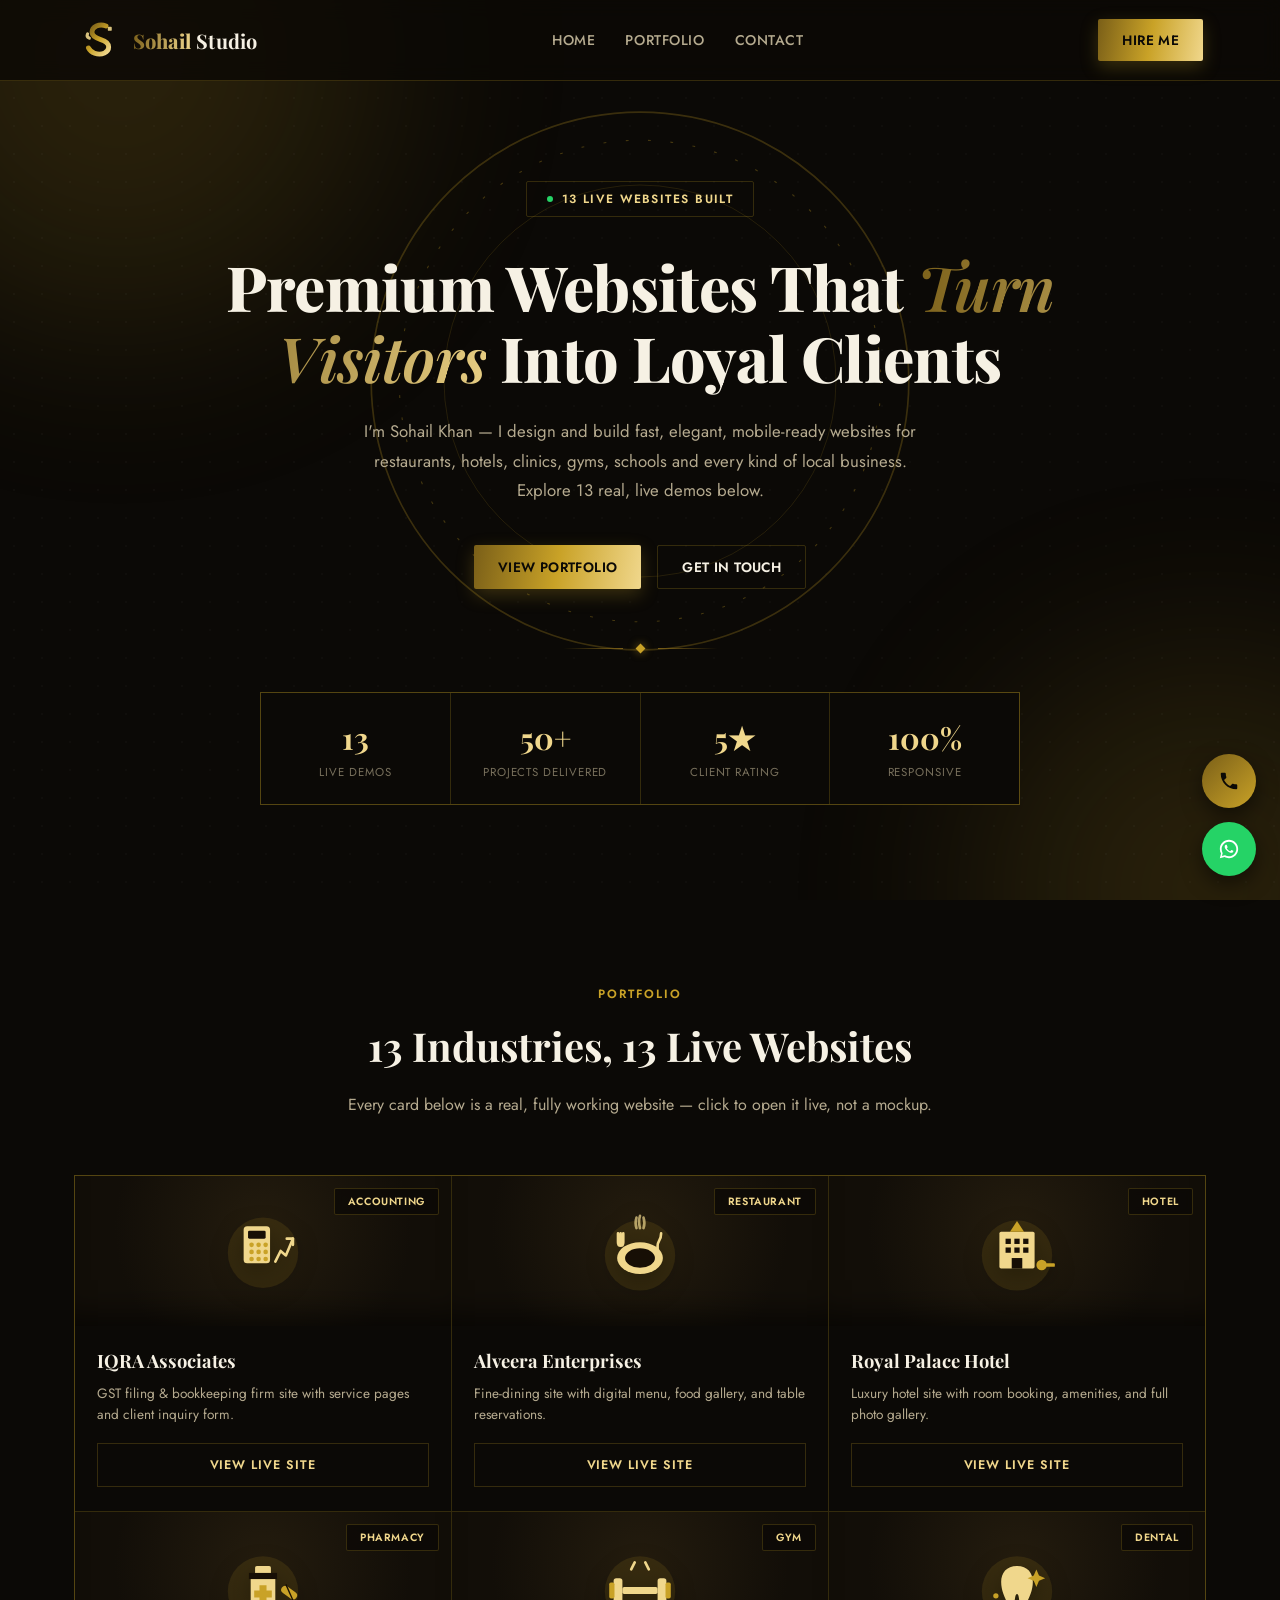
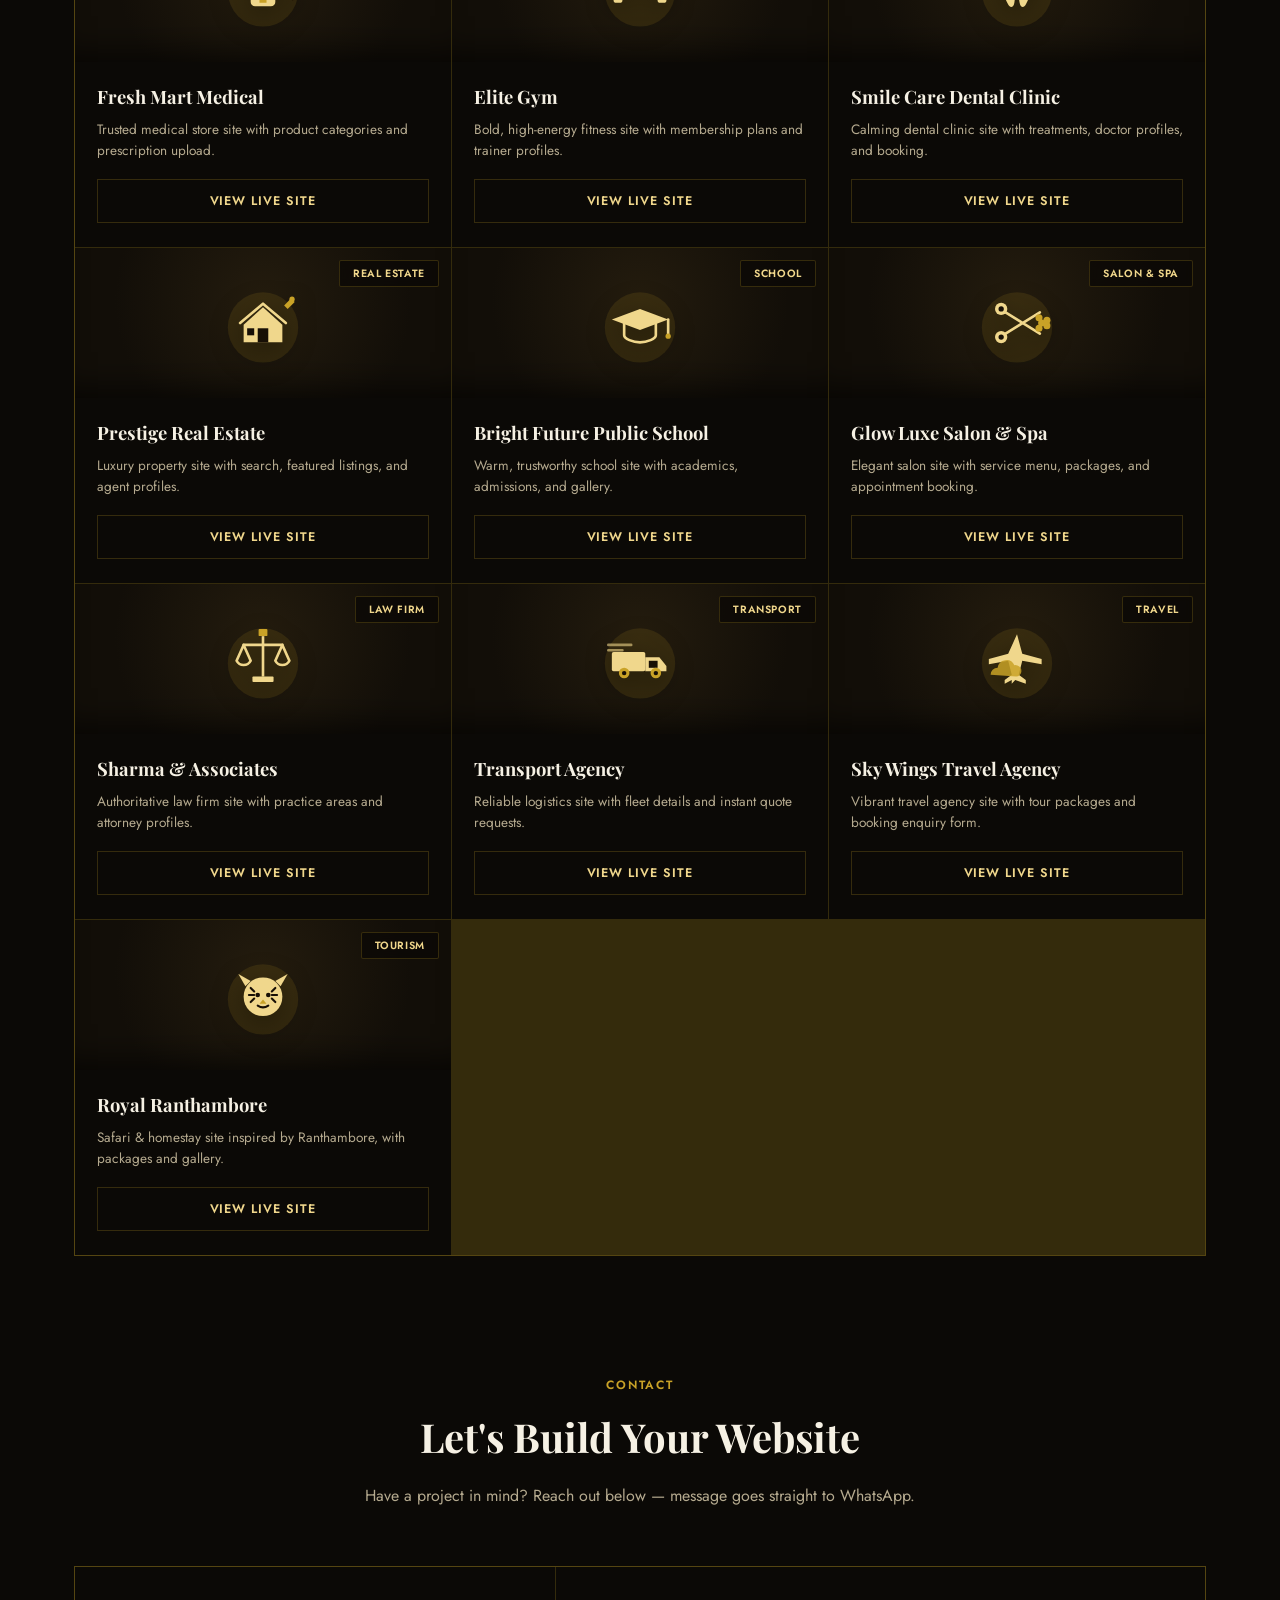
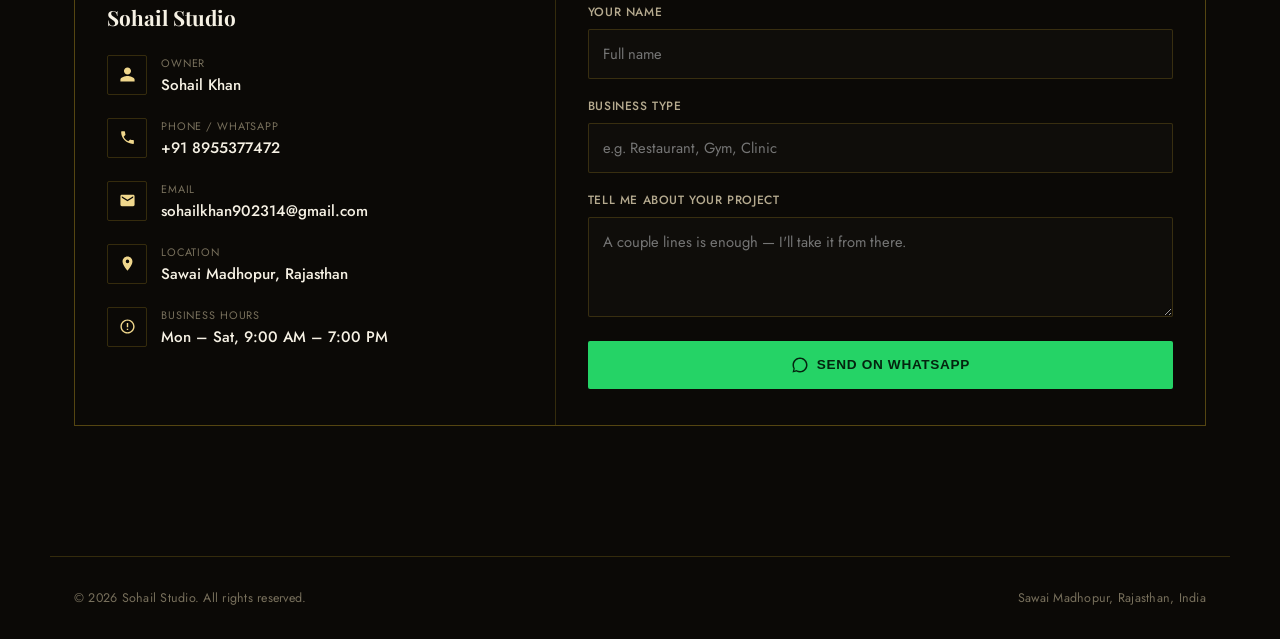
<file: index.html>
<!DOCTYPE html>
<html lang="en">
<head>
<meta charset="UTF-8">
<meta name="viewport" content="width=device-width, initial-scale=1.0">
<title>Sohail Studio — Premium Websites for Every Business</title>
<link rel="preconnect" href="https://fonts.googleapis.com">
<link rel="preconnect" href="https://fonts.gstatic.com" crossorigin>
<link href="https://fonts.googleapis.com/css2?family=Playfair+Display:ital,wght@0,600;0,700;0,800;0,900;1,600&family=Jost:wght@400;500;600;700&display=swap" rel="stylesheet">
<style>
  :root{
    --bg:#0b0906;
    --bg-2:#151109;
    --gold:#c9a227;
    --gold-light:#f0d78c;
    --gold-deep:#7a5f18;
    --shadow-ink:#170f05;
    --ink:#f6f1e4;
    --ink-muted:#b5aa8f;
    --ink-faint:#78705c;
    --glass:rgba(255,255,255,0.03);
    --glass-border:rgba(201,162,39,0.22);
    --whatsapp:#25d366;
  }

  *{ margin:0; padding:0; box-sizing:border-box; }
  html{ scroll-behavior:smooth; }

  body{
    background:var(--bg);
    color:var(--ink);
    font-family:'Jost', sans-serif;
    overflow-x:hidden;
    position:relative;
  }

  a{ color:inherit; }
  ::selection{ background:var(--gold); color:#0b0906; }
  :focus-visible{ outline:2px solid var(--gold-light); outline-offset:3px; }
  h1,h2,h3{ font-family:'Playfair Display', serif; }

  .grad-text{
    background:linear-gradient(100deg, var(--gold-deep), var(--gold-light), var(--gold));
    background-size:220% auto;
    -webkit-background-clip:text;
    -webkit-text-fill-color:transparent;
    background-clip:text;
    animation:shimmer 7s ease-in-out infinite;
  }
  @keyframes shimmer{ 0%,100%{ background-position:0% center; } 50%{ background-position:100% center; } }

  .bg-fx{ position:fixed; inset:0; z-index:0; pointer-events:none; overflow:hidden; }
  .glow{ position:absolute; border-radius:50%; filter:blur(110px); opacity:0.16; background:var(--gold); }
  .glow-1{ width:520px; height:520px; top:-200px; left:-140px; }
  .glow-2{ width:460px; height:460px; bottom:-220px; right:-160px; }

  .grain{ position:absolute; inset:0; background-image:radial-gradient(rgba(255,255,255,0.025) 1px, transparent 1px); background-size:28px 28px; }

  .dust{ position:absolute; width:2.5px; height:2.5px; background:var(--gold-light); border-radius:50%; opacity:0; animation:twinkle 5s ease-in-out infinite; }
  @keyframes twinkle{ 0%,100%{ opacity:0; transform:scale(0.6); } 50%{ opacity:0.7; transform:scale(1.3); } }

  main, header, footer{ position:relative; z-index:1; }

  /* signature divider: hairline + rotated diamond */
  .ornament-rule{ display:flex; align-items:center; justify-content:center; gap:14px; margin:0 auto; }
  .ornament-rule::before, .ornament-rule::after{ content:''; height:1px; width:60px; background:linear-gradient(90deg, transparent, var(--gold-deep)); }
  .ornament-rule::after{ background:linear-gradient(90deg, var(--gold-deep), transparent); }
  .ornament-rule .diamond{ width:7px; height:7px; background:var(--gold); transform:rotate(45deg); box-shadow:0 0 8px rgba(201,162,39,0.6); }

  header{
    display:flex; justify-content:space-between; align-items:center; padding:18px 6%;
    position:sticky; top:0; z-index:100; background:rgba(11,9,6,0.82);
    backdrop-filter:blur(10px); border-bottom:1px solid var(--glass-border);
  }
  .brand{ display:flex; align-items:center; gap:12px; }
  .brand-mark{ width:44px; height:44px; display:flex; align-items:center; justify-content:center; }
  .brand-mark svg{ width:100%; height:100%; }
  .brand-title{ font-family:'Playfair Display', serif; font-weight:700; font-size:1.25rem; letter-spacing:0.01em; }
  .brand-title b{ background:linear-gradient(100deg,var(--gold-deep),var(--gold-light)); -webkit-background-clip:text; -webkit-text-fill-color:transparent; font-weight:800; }
  nav{ display:none; gap:30px; list-style:none; }
  nav a{ text-decoration:none; color:var(--ink-muted); font-size:0.88rem; font-weight:500; letter-spacing:0.04em; text-transform:uppercase; transition:color 0.2s; }
  nav a:hover{ color:var(--gold-light); }
  @media (min-width:860px){ nav{ display:flex; } }

  .btn{ display:inline-flex; align-items:center; gap:8px; font-weight:600; text-decoration:none; cursor:pointer; border:none;
    font-family:'Jost',sans-serif; letter-spacing:0.03em; transition:transform 0.25s cubic-bezier(.34,1.56,.64,1), box-shadow 0.25s ease; }
  .btn-grad{ background:linear-gradient(100deg, var(--gold-deep), var(--gold), var(--gold-light)); color:#0b0906; padding:11px 24px; border-radius:2px; font-size:0.85rem; text-transform:uppercase;
    box-shadow:0 6px 18px rgba(201,162,39,0.25); }
  .btn-grad:hover{ transform:translateY(-3px); box-shadow:0 12px 28px rgba(201,162,39,0.45); }
  .btn-ghost{ background:transparent; color:var(--ink); border:1px solid var(--glass-border); padding:11px 24px; border-radius:2px; font-size:0.85rem; text-transform:uppercase; letter-spacing:0.03em; }
  .btn-ghost:hover{ transform:translateY(-3px); border-color:var(--gold); background:rgba(201,162,39,0.06); }

  .hero{ max-width:1080px; margin:0 auto; padding:100px 24px 60px; text-align:center; position:relative; }

  .emblem-ring{ position:absolute; top:20px; left:50%; transform:translateX(-50%); width:560px; height:560px; z-index:0; opacity:0.5; pointer-events:none; }
  .emblem-ring svg{ width:100%; height:100%; animation:rotate-slow 90s linear infinite; }
  @keyframes rotate-slow{ to{ transform:rotate(360deg); } }
  .hero > *:not(.emblem-ring){ position:relative; z-index:1; }
  @media (max-width:760px){ .emblem-ring{ display:none; } }

  .eyebrow{ display:inline-flex; align-items:center; gap:9px; background:transparent; border:1px solid var(--glass-border);
    padding:8px 20px; border-radius:2px; font-size:0.75rem; font-weight:600; margin-bottom:34px; color:var(--gold-light);
    text-transform:uppercase; letter-spacing:0.12em; }
  .eyebrow .dot{ width:6px; height:6px; border-radius:50%; background:var(--whatsapp); animation:pulse 1.6s ease-in-out infinite; }
  @keyframes pulse{ 0%,100%{ opacity:1; transform:scale(1); } 50%{ opacity:0.5; transform:scale(1.4); } }

  .hero h1{ font-size:clamp(2.3rem, 5.6vw, 3.9rem); font-weight:800; line-height:1.14; letter-spacing:-0.01em; margin-bottom:24px; }
  .hero h1 em{ font-style:italic; font-weight:600; }
  .hero p{ color:var(--ink-muted); font-size:1.05rem; line-height:1.75; max-width:56ch; margin:0 auto 40px; }
  .hero-ctas{ display:flex; justify-content:center; gap:16px; flex-wrap:wrap; margin-bottom:56px; }

  .stats{ display:grid; grid-template-columns:repeat(auto-fit,minmax(140px,1fr)); gap:1px; max-width:760px; margin:0 auto;
    border:1px solid var(--glass-border); background:var(--glass-border); }
  .stat-card{ background:var(--bg); padding:24px 16px; transition:background 0.3s ease; }
  .stat-card:hover{ background:rgba(201,162,39,0.05); }
  .stat-num{ font-family:'Playfair Display',serif; font-size:1.9rem; font-weight:700; color:var(--gold-light); }
  .stat-label{ font-size:0.72rem; color:var(--ink-faint); margin-top:6px; text-transform:uppercase; letter-spacing:0.08em; }

  .reveal{ opacity:0; transform:translateY(30px); transition:opacity 0.7s ease, transform 0.7s ease; }
  .reveal.visible{ opacity:1; transform:translateY(0); }
  @media (prefers-reduced-motion: reduce){
    .reveal{ opacity:1; transform:none; transition:none; }
    .dust, .grad-text, .eyebrow .dot, .emblem-ring svg{ animation:none !important; }
  }

  .section{ max-width:1180px; margin:0 auto; padding:120px 24px 0; }
  .section-head{ text-align:center; max-width:620px; margin:0 auto 56px; }
  .section-head .tag{ color:var(--gold); font-weight:600; font-size:0.75rem; letter-spacing:0.16em; text-transform:uppercase; }
  .section-head h2{ font-size:clamp(1.8rem,3.8vw,2.5rem); font-weight:700; margin:16px 0 20px; }
  .section-head p{ color:var(--ink-muted); font-size:1rem; line-height:1.65; }

  .portfolio-grid{ display:grid; grid-template-columns:repeat(auto-fit,minmax(300px,1fr)); gap:1px; background:var(--glass-border); border:1px solid var(--glass-border); }
  .p-card{ background:var(--bg); overflow:hidden;
    display:flex; flex-direction:column; transition:background 0.3s ease; }
  .p-card:hover{ background:#100c07; }
  .p-banner{ height:150px; position:relative; display:flex; align-items:center; justify-content:center; overflow:hidden;
    background:radial-gradient(circle at 50% 35%, #241c0e 0%, #120e08 70%); }
  .p-banner::after{ content:''; position:absolute; inset:0; box-shadow:inset 0 -30px 30px -20px rgba(0,0,0,0.6); }
  .p-banner .icon-scene{ width:88px; height:88px; z-index:1; filter:drop-shadow(0 6px 10px rgba(0,0,0,0.5)); }
  .p-banner .icon-scene .base{ fill:rgba(201,162,39,0.12); }
  .p-banner .icon-scene .main{ fill:var(--gold-light); }
  .p-banner .icon-scene .accent{ fill:var(--gold); }
  .p-banner .icon-scene .line{ stroke:var(--gold-light); stroke-width:3; fill:none; stroke-linecap:round; stroke-linejoin:round; }
  .p-tag{ position:absolute; top:12px; right:12px; z-index:2; background:rgba(11,9,6,0.75); border:1px solid var(--glass-border);
    padding:5px 13px; border-radius:2px; font-size:0.66rem; font-weight:600; color:var(--gold-light); backdrop-filter:blur(4px);
    text-transform:uppercase; letter-spacing:0.06em; }
  .p-body{ padding:22px 22px 24px; display:flex; flex-direction:column; flex-grow:1; gap:10px; }
  .p-body h3{ font-size:1.15rem; font-weight:700; }
  .p-body p{ color:var(--ink-muted); font-size:0.85rem; line-height:1.55; flex-grow:1; }
  .p-open{ margin-top:8px; text-align:center; text-decoration:none; background:transparent;
    color:var(--gold-light); font-weight:600; font-size:0.78rem; text-transform:uppercase; letter-spacing:0.08em; padding:12px; border:1px solid var(--glass-border);
    transition:background 0.25s ease, border-color 0.25s ease, color 0.25s ease; }
  .p-open:hover{ background:var(--gold); border-color:var(--gold); color:#0b0906; }

  .contact-wrap{ display:grid; grid-template-columns:1fr; gap:1px; background:var(--glass-border); border:1px solid var(--glass-border); }
  @media (min-width:880px){ .contact-wrap{ grid-template-columns:0.85fr 1.15fr; } }
  .glass-panel{ background:var(--bg); padding:36px 32px; }
  .contact-info h3{ font-size:1.3rem; font-weight:700; margin-bottom:24px; }
  .info-row{ display:flex; gap:14px; align-items:flex-start; margin-bottom:22px; }
  .info-icon{ width:40px; height:40px; border-radius:2px; flex-shrink:0; border:1px solid var(--glass-border);
    display:flex; align-items:center; justify-content:center; }
  .info-icon svg{ width:17px; height:17px; fill:var(--gold-light); }
  .info-label{ font-size:0.68rem; color:var(--ink-faint); text-transform:uppercase; letter-spacing:0.08em; }
  .info-value{ font-size:0.95rem; font-weight:500; margin-top:3px; }

  .field{ margin-bottom:18px; }
  .field label{ display:block; font-size:0.75rem; color:var(--ink-muted); margin-bottom:8px; font-weight:500; text-transform:uppercase; letter-spacing:0.05em; }
  .field input, .field textarea{ width:100%; background:rgba(255,255,255,0.02); border:1px solid var(--glass-border);
    color:var(--ink); padding:13px 14px; border-radius:2px; font-family:'Jost',sans-serif; font-size:0.92rem;
    transition:border-color 0.2s ease; }
  .field input:focus, .field textarea:focus{ outline:none; border-color:var(--gold); }
  .field textarea{ resize:vertical; min-height:100px; }

  .btn-submit{ width:100%; padding:15px; border:none; border-radius:2px; background:var(--whatsapp);
    color:#04240f; font-weight:700; font-size:0.85rem; text-transform:uppercase; letter-spacing:0.05em; cursor:pointer;
    display:flex; align-items:center; justify-content:center; gap:8px; transition:transform 0.25s ease, box-shadow 0.25s ease; }
  .btn-submit:hover{ transform:translateY(-2px); box-shadow:0 10px 24px rgba(37,211,102,0.35); }

  footer{ max-width:1180px; margin:130px auto 0; padding:32px 24px; border-top:1px solid var(--glass-border);
    display:flex; justify-content:space-between; flex-wrap:wrap; gap:12px; color:var(--ink-faint); font-size:0.78rem; letter-spacing:0.02em; }

  .floating-nav{ position:fixed; bottom:24px; right:24px; display:flex; flex-direction:column; gap:14px; z-index:1000; }
  .float-btn{ width:54px; height:54px; border-radius:50%; display:flex; align-items:center; justify-content:center;
    text-decoration:none; box-shadow:0 8px 20px rgba(0,0,0,0.5); transition:transform 0.3s cubic-bezier(.34,1.56,.64,1); }
  .float-btn svg{ width:22px; height:22px; }
  .float-call{ background:linear-gradient(135deg, var(--gold-deep), var(--gold)); }
  .float-call svg{ fill:#0b0906; }
  .float-call:hover{ transform:translateY(-6px) scale(1.08); }
  .float-wa{ background:var(--whatsapp); }
  .float-wa svg{ fill:#fff; }
  .float-wa:hover{ transform:translateY(-6px) scale(1.08); }

  /* ===== Premium Page Loader ===== */
  #pageLoader{
    position:fixed; inset:0; z-index:9999; background:var(--bg);
    display:flex; flex-direction:column; align-items:center; justify-content:center; gap:22px;
    transition:opacity 0.7s ease, visibility 0.7s ease;
  }
  #pageLoader.hidden{ opacity:0; visibility:hidden; pointer-events:none; }
  .loader-mark{ width:76px; height:76px; }
  .loader-mark svg{ width:100%; height:100%; }
  .loader-path{
    stroke-dasharray:220; stroke-dashoffset:220;
    animation:draw 1.4s ease-in-out infinite alternate;
  }
  @keyframes draw{ to{ stroke-dashoffset:0; } }
  .loader-word{ font-family:'Playfair Display', serif; font-size:0.95rem; letter-spacing:0.32em; text-transform:uppercase;
    color:var(--gold-light); opacity:0.9; }
  .loader-bar{ width:160px; height:1px; background:rgba(201,162,39,0.18); position:relative; overflow:hidden; }
  .loader-bar::after{
    content:''; position:absolute; top:0; left:-40%; width:40%; height:100%;
    background:linear-gradient(90deg, transparent, var(--gold-light), transparent);
    animation:sweep 1.3s ease-in-out infinite;
  }
  @keyframes sweep{ 0%{ left:-40%; } 100%{ left:100%; } }
  @media (prefers-reduced-motion: reduce){
    .loader-path{ animation:none; stroke-dashoffset:0; }
    .loader-bar::after{ animation:none; display:none; }
  }

  /* ===== Entrance Reveal (pixel grid) ===== */
  #pixelReveal{
    position:fixed; inset:0; z-index:9998;
    display:grid; grid-template-columns:repeat(12,1fr); grid-template-rows:repeat(7,1fr);
    pointer-events:none;
  }
  #pixelReveal .px{ background:var(--bg); border:1px solid rgba(201,162,39,0.06); transform:scale(1); opacity:1;
    transition:transform 0.55s cubic-bezier(.6,0,.2,1), opacity 0.55s ease; }
  #pixelReveal .px.gone{ transform:scale(0); opacity:0; }
  @media (prefers-reduced-motion: reduce){
    #pixelReveal{ display:none; }
  }

  /* ===== Portfolio card hover: layered fan effect ===== */
  .p-banner .icon-scene{ transition:transform 0.45s cubic-bezier(.34,1.56,.64,1); }
  .p-card:hover .icon-scene{ transform:scale(1.12) rotate(-4deg); }
  .p-banner{ position:relative; }
  .p-banner .fan-layer{ position:absolute; width:70px; height:70px; border:1px solid rgba(201,162,39,0.35); border-radius:6px;
    opacity:0; transition:all 0.45s cubic-bezier(.34,1.56,.64,1); pointer-events:none; }
  .p-card:hover .fan-layer.f1{ opacity:0.55; transform:translate(-50%,-50%) rotate(-12deg) translateX(-14px); }
  .p-card:hover .fan-layer.f2{ opacity:0.35; transform:translate(-50%,-50%) rotate(12deg) translateX(14px); }
  .fan-layer{ top:50%; left:50%; transform:translate(-50%,-50%) rotate(0deg); }
</style>
</head>
<body>

<div id="pageLoader">
  <div class="loader-mark">
    <svg viewBox="0 0 100 100" xmlns="http://www.w3.org/2000/svg">
      <defs>
        <linearGradient id="loaderGrad" x1="10%" y1="0%" x2="90%" y2="100%">
          <stop offset="0%" stop-color="#7a5f18"/>
          <stop offset="50%" stop-color="#c9a227"/>
          <stop offset="100%" stop-color="#f0d78c"/>
        </linearGradient>
      </defs>
      <path class="loader-path" d="M66 18 C50 12 34 20 34 32 C34 42 44 46 54 49 C64 52 72 56 72 66 C72 78 56 86 40 80 C34 78 29 74 26 68"
            fill="none" stroke="url(#loaderGrad)" stroke-width="11" stroke-linecap="round"/>
    </svg>
  </div>
  <div class="loader-word">Sohail Studio</div>
  <div class="loader-bar"></div>
</div>

<div id="pixelReveal" aria-hidden="true"></div>


<div class="bg-fx" aria-hidden="true">
  <div class="glow glow-1"></div>
  <div class="glow glow-2"></div>
  <div class="grain"></div>
  <div id="dustField"></div>
</div>

<header>
  <div class="brand">
    <div class="brand-mark">
      <svg viewBox="0 0 100 100" xmlns="http://www.w3.org/2000/svg">
        <defs>
          <linearGradient id="crestGrad" x1="10%" y1="0%" x2="90%" y2="100%">
            <stop offset="0%" stop-color="#7a5f18"/>
            <stop offset="50%" stop-color="#c9a227"/>
            <stop offset="100%" stop-color="#f0d78c"/>
          </linearGradient>
        </defs>
        <path d="M66 18 C50 12 34 20 34 32 C34 42 44 46 54 49 C64 52 72 56 72 66 C72 78 56 86 40 80 C34 78 29 74 26 68"
              fill="none" stroke="url(#crestGrad)" stroke-width="11" stroke-linecap="round"/>
        <path d="M28 46 C24 44 22 40 24 36" fill="none" stroke="#f0d78c" stroke-width="7" stroke-linecap="round" opacity="0.9"/>
        <rect x="70" y="20" width="9" height="9" rx="2" fill="#f0d78c" opacity="0.9"/>
      </svg>
    </div>
    <div class="brand-title"><b>Sohail</b> Studio</div>
  </div>
  <nav>
    <a href="#home">Home</a>
    <a href="#portfolio">Portfolio</a>
    <a href="#contact">Contact</a>
  </nav>
  <a href="https://wa.me/918955377472" class="btn btn-grad" target="_blank" rel="noopener noreferrer">Hire Me</a>
</header>

<main>

  <section class="hero" id="home">

    <div class="emblem-ring" aria-hidden="true">
      <svg viewBox="0 0 200 200">
        <circle cx="100" cy="100" r="96" fill="none" stroke="#c9a227" stroke-width="0.6" opacity="0.5"/>
        <circle cx="100" cy="100" r="86" fill="none" stroke="#c9a227" stroke-width="0.4" stroke-dasharray="1 7" opacity="0.6"/>
        <circle cx="100" cy="100" r="70" fill="none" stroke="#c9a227" stroke-width="0.3" opacity="0.35"/>
      </svg>
    </div>

    <div class="eyebrow reveal"><span class="dot"></span> 13 Live Websites Built</div>
    <h1 class="reveal">Premium Websites That <em class="grad-text">Turn Visitors</em> Into Loyal Clients</h1>
    <p class="reveal">I'm Sohail Khan — I design and build fast, elegant, mobile-ready websites for restaurants, hotels, clinics, gyms, schools and every kind of local business. Explore 13 real, live demos below.</p>

    <div class="hero-ctas reveal">
      <a href="#portfolio" class="btn btn-grad">View Portfolio</a>
      <a href="#contact" class="btn btn-ghost">Get In Touch</a>
    </div>

    <div class="ornament-rule reveal" style="margin-bottom:40px;"><span class="diamond"></span></div>

    <div class="stats reveal">
      <div class="stat-card"><div class="stat-num">13</div><div class="stat-label">Live Demos</div></div>
      <div class="stat-card"><div class="stat-num">50+</div><div class="stat-label">Projects Delivered</div></div>
      <div class="stat-card"><div class="stat-num">5★</div><div class="stat-label">Client Rating</div></div>
      <div class="stat-card"><div class="stat-num">100%</div><div class="stat-label">Responsive</div></div>
    </div>
  </section>

  <section class="section" id="portfolio">
    <div class="section-head reveal">
      <div class="tag">Portfolio</div>
      <h2>13 Industries, 13 Live Websites</h2>
      <p>Every card below is a real, fully working website — click to open it live, not a mockup.</p>
    </div>

    <div class="portfolio-grid">

      <div class="p-card reveal">
        <div class="p-banner">
          <svg class="icon-scene" viewBox="0 0 100 100">
            <circle class="base" cx="50" cy="52" r="40"/>
            <rect class="main" x="28" y="22" width="30" height="42" rx="4"/>
            <rect x="33" y="27" width="20" height="9" rx="1.5" fill="#170f05"/>
            <circle class="accent" cx="37" cy="43" r="2.6"/>
            <circle class="accent" cx="45" cy="43" r="2.6"/>
            <circle class="accent" cx="53" cy="43" r="2.6"/>
            <circle class="accent" cx="37" cy="51" r="2.6"/>
            <circle class="accent" cx="45" cy="51" r="2.6"/>
            <circle class="accent" cx="53" cy="51" r="2.6"/>
            <circle class="accent" cx="37" cy="59" r="2.6"/>
            <circle class="accent" cx="45" cy="59" r="2.6"/>
            <circle class="accent" cx="53" cy="59" r="2.6"/>
            <path class="line" d="M64 62 L70 50 L76 55 L84 36"/>
            <path class="line" d="M77 36 L84 36 L84 43"/>
          </svg>
          <span class="p-tag">Accounting</span>
        </div>
        <div class="p-body">
          <h3>IQRA Associates</h3>
          <p>GST filing &amp; bookkeeping firm site with service pages and client inquiry form.</p>
          <a href="https://iqra-associates.vercel.app/" class="p-open" target="_blank" rel="noopener noreferrer">View Live Site</a>
        </div>
      </div>

      <div class="p-card reveal">
        <div class="p-banner">
          <svg class="icon-scene" viewBox="0 0 100 100">
            <circle class="base" cx="50" cy="55" r="40"/>
            <ellipse class="main" cx="50" cy="58" rx="26" ry="18"/>
            <ellipse cx="50" cy="58" rx="17" ry="11" fill="#170f05"/>
            <path class="line" d="M28 30 L28 44 M25 30 L25 40 M31 30 L31 40 M25 40 Q25 44 28 44 Q31 44 31 40"/>
            <path class="line" d="M74 30 C74 38 70 38 70 44 L70 52"/>
            <path class="line" d="M46 24 Q44 18 46 12 M50 24 Q48 16 50 10 M54 24 Q56 18 54 12" opacity="0.7"/>
          </svg>
          <span class="p-tag">Restaurant</span>
        </div>
        <div class="p-body">
          <h3>Alveera Enterprises</h3>
          <p>Fine-dining site with digital menu, food gallery, and table reservations.</p>
          <a href="https://alveeraenterprises.vercel.app/" class="p-open" target="_blank" rel="noopener noreferrer">View Live Site</a>
        </div>
      </div>

      <div class="p-card reveal">
        <div class="p-banner">
          <svg class="icon-scene" viewBox="0 0 100 100">
            <circle class="base" cx="50" cy="55" r="40"/>
            <rect class="main" x="30" y="28" width="40" height="42" rx="2"/>
            <rect x="37" y="36" width="6" height="6" fill="#170f05"/>
            <rect x="47" y="36" width="6" height="6" fill="#170f05"/>
            <rect x="57" y="36" width="6" height="6" fill="#170f05"/>
            <rect x="37" y="46" width="6" height="6" fill="#170f05"/>
            <rect x="47" y="46" width="6" height="6" fill="#170f05"/>
            <rect x="57" y="46" width="6" height="6" fill="#170f05"/>
            <rect x="44" y="58" width="12" height="12" fill="#170f05"/>
            <path class="accent" d="M50 16 L58 28 L42 28 Z"/>
            <circle class="accent" cx="78" cy="66" r="6"/>
            <rect class="accent" x="83" y="64" width="10" height="4" rx="1"/>
          </svg>
          <span class="p-tag">Hotel</span>
        </div>
        <div class="p-body">
          <h3>Royal Palace Hotel</h3>
          <p>Luxury hotel site with room booking, amenities, and full photo gallery.</p>
          <a href="https://royal-palace-xi.vercel.app/" class="p-open" target="_blank" rel="noopener noreferrer">View Live Site</a>
        </div>
      </div>

      <div class="p-card reveal">
        <div class="p-banner">
          <svg class="icon-scene" viewBox="0 0 100 100">
            <circle class="base" cx="50" cy="55" r="40"/>
            <rect class="main" x="36" y="34" width="28" height="38" rx="5"/>
            <rect class="main" x="41" y="26" width="18" height="10" rx="2"/>
            <rect x="34" y="34" width="32" height="7" fill="#170f05"/>
            <path class="accent" d="M46 48 h8 v6 h6 v8 h-6 v6 h-8 v-6 h-6 v-8 h6 z"/>
            <rect class="accent" x="70" y="52" width="20" height="9" rx="4.5" transform="rotate(35 80 56)"/>
            <line x1="76" y1="47" x2="84" y2="65" stroke="#170f05" stroke-width="1.5"/>
          </svg>
          <span class="p-tag">Pharmacy</span>
        </div>
        <div class="p-body">
          <h3>Fresh Mart Medical</h3>
          <p>Trusted medical store site with product categories and prescription upload.</p>
          <a href="https://fresh-mart-medical.vercel.app/" class="p-open" target="_blank" rel="noopener noreferrer">View Live Site</a>
        </div>
      </div>

      <div class="p-card reveal">
        <div class="p-banner">
          <svg class="icon-scene" viewBox="0 0 100 100">
            <circle class="base" cx="50" cy="55" r="40"/>
            <rect class="main" x="30" y="50" width="40" height="8" rx="2"/>
            <rect class="main" x="20" y="40" width="10" height="28" rx="3"/>
            <rect class="main" x="70" y="40" width="10" height="28" rx="3"/>
            <rect class="accent" x="15" y="45" width="6" height="18" rx="2"/>
            <rect class="accent" x="79" y="45" width="6" height="18" rx="2"/>
            <path class="line" d="M40 30 L44 22 M60 30 L56 22"/>
          </svg>
          <span class="p-tag">Gym</span>
        </div>
        <div class="p-body">
          <h3>Elite Gym</h3>
          <p>Bold, high-energy fitness site with membership plans and trainer profiles.</p>
          <a href="https://elite-gym-lemon.vercel.app/" class="p-open" target="_blank" rel="noopener noreferrer">View Live Site</a>
        </div>
      </div>

      <div class="p-card reveal">
        <div class="p-banner">
          <svg class="icon-scene" viewBox="0 0 100 100">
            <circle class="base" cx="50" cy="55" r="40"/>
            <path class="main" d="M50 26 C38 26 32 34 32 44 C32 54 36 62 40 70 C42 74 46 74 47 68 C48 62 48 58 50 58 C52 58 52 62 53 68 C54 74 58 74 60 70 C64 62 68 54 68 44 C68 34 62 26 50 26 Z"/>
            <path class="accent" d="M72 30 L75 37 L82 40 L75 43 L72 50 L69 43 L62 40 L69 37 Z"/>
            <circle class="accent" cx="26" cy="60" r="3"/>
          </svg>
          <span class="p-tag">Dental</span>
        </div>
        <div class="p-body">
          <h3>Smile Care Dental Clinic</h3>
          <p>Calming dental clinic site with treatments, doctor profiles, and booking.</p>
          <a href="https://smile-care-dental-clinic-iota.vercel.app/" class="p-open" target="_blank" rel="noopener noreferrer">View Live Site</a>
        </div>
      </div>

      <div class="p-card reveal">
        <div class="p-banner">
          <svg class="icon-scene" viewBox="0 0 100 100">
            <circle class="base" cx="50" cy="55" r="40"/>
            <path class="main" d="M28 52 L50 32 L72 52 V72 H28 Z"/>
            <rect x="44" y="56" width="12" height="16" fill="#170f05"/>
            <rect x="32" y="56" width="8" height="8" fill="#170f05"/>
            <path class="line" d="M24 50 L50 28 L76 50"/>
            <path class="accent" d="M74 30 L82 22 L86 26 L78 34 Z"/>
            <circle class="accent" cx="83" cy="23" r="3"/>
          </svg>
          <span class="p-tag">Real Estate</span>
        </div>
        <div class="p-body">
          <h3>Prestige Real Estate</h3>
          <p>Luxury property site with search, featured listings, and agent profiles.</p>
          <a href="https://prestige-real-estate-phi.vercel.app/" class="p-open" target="_blank" rel="noopener noreferrer">View Live Site</a>
        </div>
      </div>

      <div class="p-card reveal">
        <div class="p-banner">
          <svg class="icon-scene" viewBox="0 0 100 100">
            <circle class="base" cx="50" cy="55" r="40"/>
            <path class="main" d="M50 34 L82 46 L50 58 L18 46 Z"/>
            <path class="line" d="M32 50 V64 C32 68 42 72 50 72 C58 72 68 68 68 64 V50"/>
            <line x1="82" y1="46" x2="82" y2="62" stroke="var(--gold-light)" stroke-width="3" stroke-linecap="round"/>
            <circle class="accent" cx="82" cy="65" r="3"/>
          </svg>
          <span class="p-tag">School</span>
        </div>
        <div class="p-body">
          <h3>Bright Future Public School</h3>
          <p>Warm, trustworthy school site with academics, admissions, and gallery.</p>
          <a href="https://bright-future-school-tau.vercel.app/" class="p-open" target="_blank" rel="noopener noreferrer">View Live Site</a>
        </div>
      </div>

      <div class="p-card reveal">
        <div class="p-banner">
          <svg class="icon-scene" viewBox="0 0 100 100">
            <circle class="base" cx="50" cy="55" r="40"/>
            <circle class="main" cx="32" cy="34" r="7"/>
            <circle class="main" cx="32" cy="66" r="7"/>
            <path class="line" d="M37 38 L76 62 M37 62 L76 38"/>
            <circle cx="32" cy="34" r="3" fill="#170f05"/>
            <circle cx="32" cy="66" r="3" fill="#170f05"/>
            <g transform="translate(78,50)">
              <circle class="accent" r="4"/>
              <circle class="accent" cx="6" cy="-3" r="4"/>
              <circle class="accent" cx="6" cy="3" r="4"/>
              <circle class="accent" cx="-3" cy="-6" r="4"/>
              <circle class="accent" cx="-3" cy="6" r="4"/>
            </g>
          </svg>
          <span class="p-tag">Salon &amp; Spa</span>
        </div>
        <div class="p-body">
          <h3>Glow Luxe Salon &amp; Spa</h3>
          <p>Elegant salon site with service menu, packages, and appointment booking.</p>
          <a href="https://glow-lux-salon-spa.vercel.app/" class="p-open" target="_blank" rel="noopener noreferrer">View Live Site</a>
        </div>
      </div>

      <div class="p-card reveal">
        <div class="p-banner">
          <svg class="icon-scene" viewBox="0 0 100 100">
            <circle class="base" cx="50" cy="55" r="40"/>
            <line x1="50" y1="24" x2="50" y2="70" stroke="var(--gold-light)" stroke-width="3"/>
            <line x1="28" y1="34" x2="72" y2="34" stroke="var(--gold-light)" stroke-width="3" stroke-linecap="round"/>
            <path class="line" d="M28 34 L20 52 A9 9 0 0 0 36 52 Z"/>
            <path class="line" d="M72 34 L64 52 A9 9 0 0 0 80 52 Z"/>
            <rect class="main" x="38" y="70" width="24" height="6" rx="1"/>
            <rect class="accent" x="45" y="16" width="10" height="8" rx="1"/>
          </svg>
          <span class="p-tag">Law Firm</span>
        </div>
        <div class="p-body">
          <h3>Sharma &amp; Associates</h3>
          <p>Authoritative law firm site with practice areas and attorney profiles.</p>
          <a href="https://sharma-associates-consultant.vercel.app/" class="p-open" target="_blank" rel="noopener noreferrer">View Live Site</a>
        </div>
      </div>

      <div class="p-card reveal">
        <div class="p-banner">
          <svg class="icon-scene" viewBox="0 0 100 100">
            <circle class="base" cx="50" cy="55" r="40"/>
            <rect class="main" x="18" y="42" width="38" height="22" rx="2"/>
            <path class="main" d="M56 48 H72 L80 58 V64 H56 Z"/>
            <rect x="60" y="52" width="10" height="8" fill="#170f05"/>
            <circle class="accent" cx="32" cy="66" r="6"/>
            <circle class="accent" cx="68" cy="66" r="6"/>
            <circle cx="32" cy="66" r="2.5" fill="#170f05"/>
            <circle cx="68" cy="66" r="2.5" fill="#170f05"/>
            <path class="line" d="M14 34 H40 M14 40 H30" opacity="0.6"/>
          </svg>
          <span class="p-tag">Transport</span>
        </div>
        <div class="p-body">
          <h3>Transport Agency</h3>
          <p>Reliable logistics site with fleet details and instant quote requests.</p>
          <a href="https://transport-agency-sooty.vercel.app/" class="p-open" target="_blank" rel="noopener noreferrer">View Live Site</a>
        </div>
      </div>

      <div class="p-card reveal">
        <div class="p-banner">
          <svg class="icon-scene" viewBox="0 0 100 100">
            <circle class="base" cx="50" cy="55" r="40"/>
            <path class="main" d="M50 22 L56 44 L78 50 L78 56 L56 52 L52 68 L60 74 L60 78 L48 74 L44 78 L44 74 L36 78 L36 74 L44 68 L40 52 L18 56 L18 50 L40 44 Z"/>
            <path class="accent" d="M20 68 a8 8 0 0 1 8 -8 a10 10 0 0 1 19 -3 a7 7 0 0 1 8 7 a6 6 0 0 1 -6 6 Z" opacity="0.85"/>
          </svg>
          <span class="p-tag">Travel</span>
        </div>
        <div class="p-body">
          <h3>Sky Wings Travel Agency</h3>
          <p>Vibrant travel agency site with tour packages and booking enquiry form.</p>
          <a href="https://sky-wings-travel-agency.vercel.app/" class="p-open" target="_blank" rel="noopener noreferrer">View Live Site</a>
        </div>
      </div>

      <div class="p-card reveal">
        <div class="p-banner">
          <svg class="icon-scene" viewBox="0 0 100 100">
            <circle class="base" cx="50" cy="55" r="40"/>
            <circle class="main" cx="50" cy="52" r="22"/>
            <path class="main" d="M30 40 L22 26 L36 34 Z"/>
            <path class="main" d="M70 40 L78 26 L64 34 Z"/>
            <path d="M40 46 L36 42 M40 50 L34 50 M40 54 L36 58" stroke="#170f05" stroke-width="2.4" fill="none" stroke-linecap="round"/>
            <path d="M60 46 L64 42 M60 50 L66 50 M60 54 L64 58" stroke="#170f05" stroke-width="2.4" fill="none" stroke-linecap="round"/>
            <circle cx="44" cy="50" r="2.6" fill="#170f05"/>
            <circle cx="56" cy="50" r="2.6" fill="#170f05"/>
            <path class="accent" d="M50 55 l-4 5 h8 Z"/>
            <path d="M44 62 Q50 66 56 62" stroke="#170f05" stroke-width="2.4" fill="none" stroke-linecap="round"/>
          </svg>
          <span class="p-tag">Tourism</span>
        </div>
        <div class="p-body">
          <h3>Royal Ranthambore</h3>
          <p>Safari &amp; homestay site inspired by Ranthambore, with packages and gallery.</p>
          <a href="https://royal-ranthambore.vercel.app/" class="p-open" target="_blank" rel="noopener noreferrer">View Live Site</a>
        </div>
      </div>

    </div>
  </section>

  <section class="section" id="contact">
    <div class="section-head reveal">
      <div class="tag">Contact</div>
      <h2>Let's Build Your Website</h2>
      <p>Have a project in mind? Reach out below — message goes straight to WhatsApp.</p>
    </div>

    <div class="contact-wrap">
      <div class="glass-panel contact-info reveal">
        <h3>Sohail Studio</h3>

        <div class="info-row">
          <div class="info-icon"><svg viewBox="0 0 24 24"><path d="M12 12c2.7 0 5-2.3 5-5s-2.3-5-5-5-5 2.3-5 5 2.3 5 5 5zm0 2c-3.3 0-10 1.7-10 5v3h20v-3c0-3.3-6.7-5-10-5z"/></svg></div>
          <div><div class="info-label">Owner</div><div class="info-value">Sohail Khan</div></div>
        </div>

        <div class="info-row">
          <div class="info-icon"><svg viewBox="0 0 24 24"><path d="M6.6 10.8c1.4 2.8 3.8 5.1 6.6 6.6l2.2-2.2c.3-.3.7-.4 1-.2 1.1.4 2.3.6 3.6.6.6 0 1 .4 1 1V20c0 .6-.4 1-1 1-9.4 0-17-7.6-17-17 0-.6.4-1 1-1h3.5c.6 0 1 .4 1 1 0 1.2.2 2.5.6 3.6.1.4 0 .8-.2 1L6.6 10.8z"/></svg></div>
          <div><div class="info-label">Phone / WhatsApp</div><div class="info-value">+91 8955377472</div></div>
        </div>

        <div class="info-row">
          <div class="info-icon"><svg viewBox="0 0 24 24"><path d="M20 4H4c-1.1 0-2 .9-2 2v12c0 1.1.9 2 2 2h16c1.1 0 2-.9 2-2V6c0-1.1-.9-2-2-2zm0 4-8 5-8-5V6l8 5 8-5v2z"/></svg></div>
          <div><div class="info-label">Email</div><div class="info-value">sohailkhan902314@gmail.com</div></div>
        </div>

        <div class="info-row">
          <div class="info-icon"><svg viewBox="0 0 24 24"><path d="M12 2C8.1 2 5 5.1 5 9c0 5.2 7 13 7 13s7-7.8 7-13c0-3.9-3.1-7-7-7zm0 9.5A2.5 2.5 0 1 1 12 6.5a2.5 2.5 0 0 1 0 5z"/></svg></div>
          <div><div class="info-label">Location</div><div class="info-value">Sawai Madhopur, Rajasthan</div></div>
        </div>

        <div class="info-row">
          <div class="info-icon"><svg viewBox="0 0 24 24"><path d="M13 7h-2v6h2V7zm0 8h-2v2h2v-2z"/><path d="M12 2C6.5 2 2 6.5 2 12s4.5 10 10 10 10-4.5 10-10S17.5 2 12 2zm0 18c-4.4 0-8-3.6-8-8s3.6-8 8-8 8 3.6 8 8-3.6 8-8 8z"/></svg></div>
          <div><div class="info-label">Business Hours</div><div class="info-value">Mon – Sat, 9:00 AM – 7:00 PM</div></div>
        </div>
      </div>

      <div class="glass-panel reveal">
        <form id="waForm">
          <div class="field">
            <label for="waName">Your Name</label>
            <input type="text" id="waName" placeholder="Full name" required>
          </div>
          <div class="field">
            <label for="waBusiness">Business Type</label>
            <input type="text" id="waBusiness" placeholder="e.g. Restaurant, Gym, Clinic">
          </div>
          <div class="field">
            <label for="waMessage">Tell Me About Your Project</label>
            <textarea id="waMessage" placeholder="A couple lines is enough — I'll take it from there."></textarea>
          </div>
          <button type="submit" class="btn-submit">
            <svg width="18" height="18" viewBox="0 0 24 24" fill="#04240f"><path d="M12 2C6.5 2 2 6.5 2 12c0 1.8.5 3.5 1.3 5L2 22l5.2-1.3c1.4.8 3.1 1.3 4.8 1.3 5.5 0 10-4.5 10-10S17.5 2 12 2zm0 18c-1.5 0-3-.4-4.3-1.1l-.3-.2-3.1.8.8-3-.2-.3C4.4 15 4 13.5 4 12c0-4.4 3.6-8 8-8s8 3.6 8 8-3.6 8-8 8z"/></svg>
            Send on WhatsApp
          </button>
        </form>
      </div>
    </div>
  </section>

</main>

<footer>
  <span>© 2026 Sohail Studio. All rights reserved.</span>
  <span>Sawai Madhopur, Rajasthan, India</span>
</footer>

<div class="floating-nav">
  <a href="tel:+918955377472" class="float-btn float-call" aria-label="Call Sohail Studio">
    <svg viewBox="0 0 24 24"><path d="M6.6 10.8c1.4 2.8 3.8 5.1 6.6 6.6l2.2-2.2c.3-.3.7-.4 1-.2 1.1.4 2.3.6 3.6.6.6 0 1 .4 1 1V20c0 .6-.4 1-1 1-9.4 0-17-7.6-17-17 0-.6.4-1 1-1h3.5c.6 0 1 .4 1 1 0 1.2.2 2.5.6 3.6.1.4 0 .8-.2 1L6.6 10.8z"/></svg>
  </a>
  <a href="https://wa.me/918955377472" class="float-btn float-wa" target="_blank" rel="noopener noreferrer" aria-label="WhatsApp Sohail Studio">
    <svg viewBox="0 0 24 24"><path d="M12 2C6.5 2 2 6.5 2 12c0 1.8.5 3.5 1.3 5L2 22l5.2-1.3c1.4.8 3.1 1.3 4.8 1.3 5.5 0 10-4.5 10-10S17.5 2 12 2zm0 18c-1.5 0-3-.4-4.3-1.1l-.3-.2-3.1.8.8-3-.2-.3C4.4 15 4 13.5 4 12c0-4.4 3.6-8 8-8s8 3.6 8 8-3.6 8-8 8zm4.4-6c-.2-.1-1.4-.7-1.6-.8-.2-.1-.4-.1-.5.1-.2.2-.6.8-.8 1-.1.2-.3.2-.5.1-.7-.3-1.4-.7-2-1.3-.5-.5-.9-1.1-1.3-1.7-.1-.2 0-.4.1-.5.1-.1.2-.3.4-.4.1-.1.2-.3.2-.4.1-.2 0-.3 0-.5-.1-.1-.5-1.3-.7-1.8-.2-.5-.4-.4-.5-.4h-.5c-.2 0-.4.1-.6.3-.2.2-.8.8-.8 1.9 0 1.1.8 2.2.9 2.4.1.2 1.6 2.5 4 3.5.6.2 1 .4 1.3.5.6.2 1.1.1 1.5.1.5-.1 1.4-.6 1.6-1.1.2-.5.2-1 .1-1.1 0-.1-.2-.2-.4-.3z"/></svg>
  </a>
</div>

<script>
  // Build pixel-grid entrance reveal
  var pxContainer = document.getElementById('pixelReveal');
  var pxTotal = 12 * 7;
  var pxCells = [];
  for (var p = 0; p < pxTotal; p++) {
    var cell = document.createElement('div');
    cell.className = 'px';
    pxContainer.appendChild(cell);
    pxCells.push(cell);
  }

  // Add layered fan hover elements to every portfolio banner
  document.querySelectorAll('.p-banner').forEach(function (banner) {
    var f1 = document.createElement('div');
    f1.className = 'fan-layer f1';
    var f2 = document.createElement('div');
    f2.className = 'fan-layer f2';
    banner.appendChild(f1);
    banner.appendChild(f2);
  });

  window.addEventListener('load', function () {
    setTimeout(function () {
      var loader = document.getElementById('pageLoader');
      if (loader) loader.classList.add('hidden');

      // staggered pixel reveal, randomized order
      var order = pxCells.map(function (c, i) { return i; });
      order.sort(function () { return Math.random() - 0.5; });
      order.forEach(function (idx, seq) {
        setTimeout(function () {
          pxCells[idx].classList.add('gone');
        }, seq * 9);
      });
      setTimeout(function () {
        if (pxContainer) pxContainer.remove();
      }, order.length * 9 + 700);
    }, 400);
  });

  var dustContainer = document.getElementById('dustField');
  for (var i = 0; i < 24; i++) {
    var s = document.createElement('div');
    s.className = 'dust';
    s.style.left = Math.random() * 100 + '%';
    s.style.top = Math.random() * 100 + '%';
    s.style.animationDelay = (Math.random() * 5) + 's';
    dustContainer.appendChild(s);
  }

  var reveals = document.querySelectorAll('.reveal');
  var observer = new IntersectionObserver(function (entries) {
    entries.forEach(function (entry) {
      if (entry.isIntersecting) {
        entry.target.classList.add('visible');
        observer.unobserve(entry.target);
      }
    });
  }, { threshold: 0.12 });
  reveals.forEach(function (el) { observer.observe(el); });

  document.getElementById('waForm').addEventListener('submit', function (e) {
    e.preventDefault();
    var name = document.getElementById('waName').value.trim();
    var business = document.getElementById('waBusiness').value.trim();
    var message = document.getElementById('waMessage').value.trim();
    var text = 'Hi, I\'m ' + (name || 'a visitor') + '.';
    if (business) text += ' My business type: ' + business + '.';
    if (message) text += ' ' + message;
    window.open('https://wa.me/918955377472?text=' + encodeURIComponent(text), '_blank');
  });
</script>

</body>
</html>
</file>
